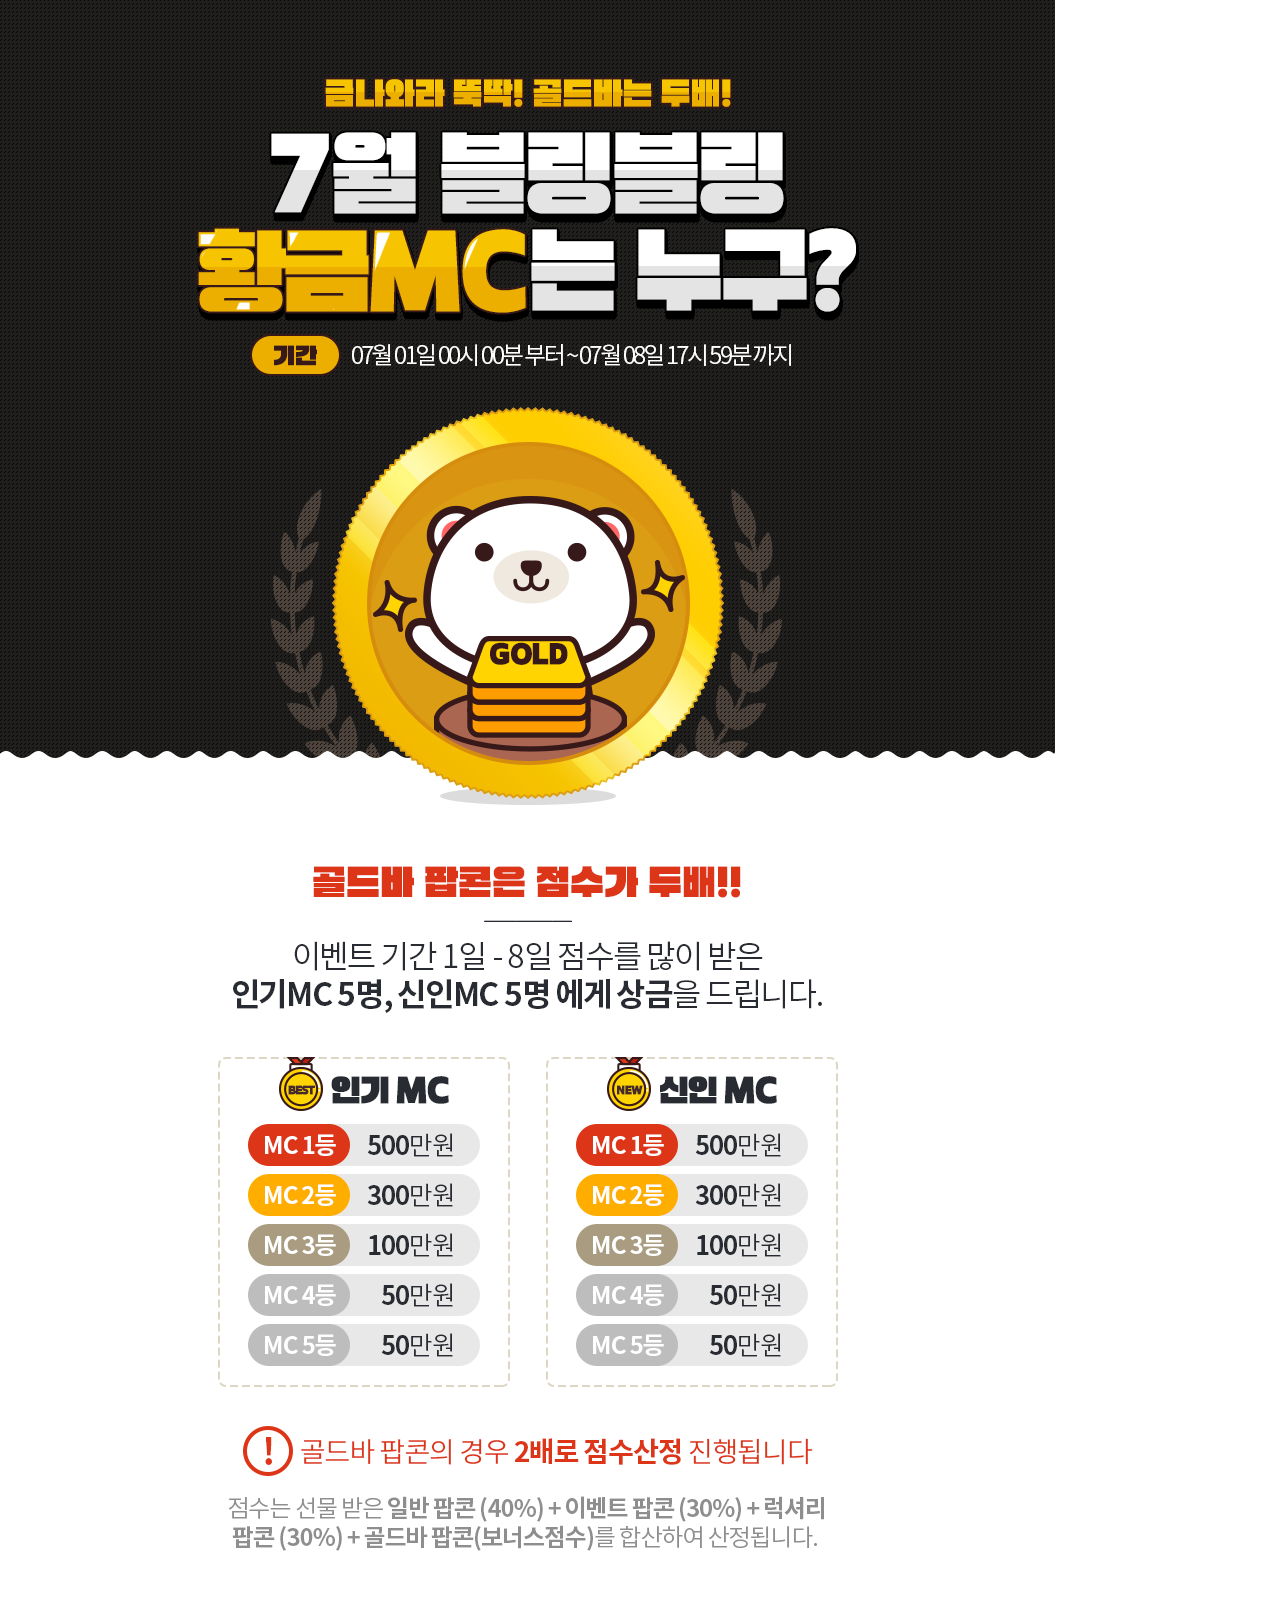
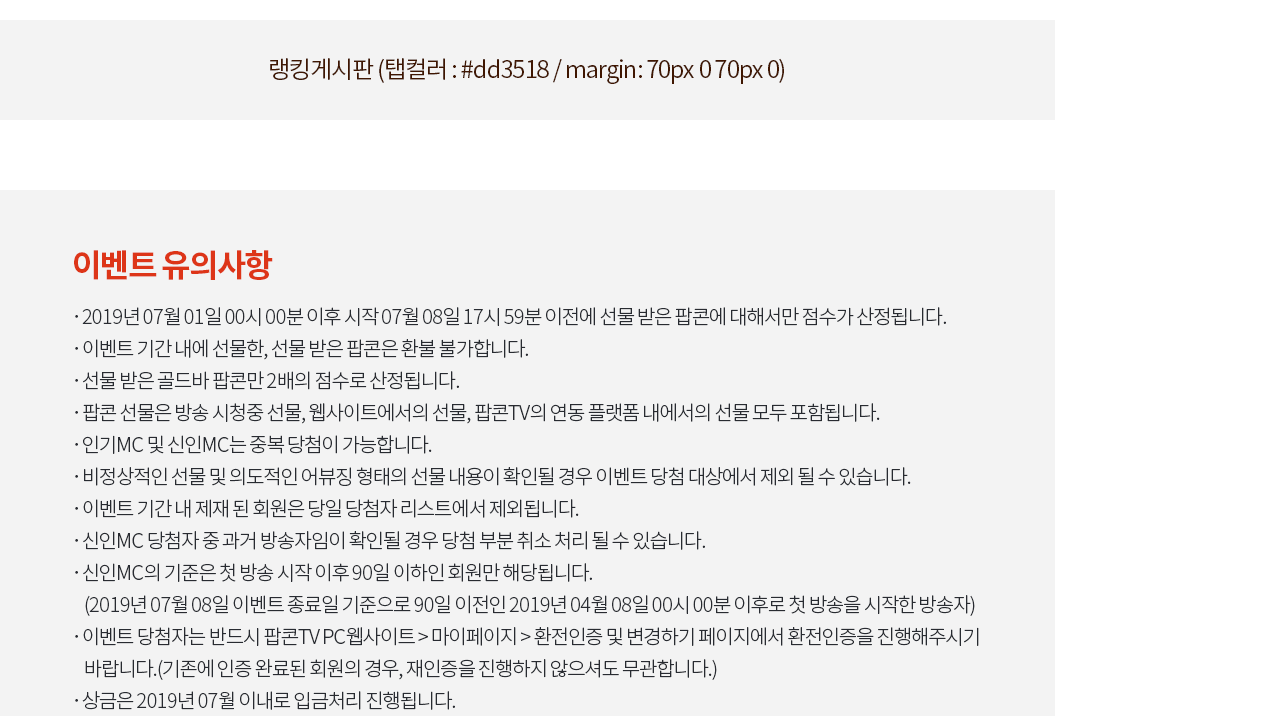
<file: index.html>
<!doctype html>
<html>
<head>
<meta charset="utf-8">
<title>팝콘이벤트 애니메이션</title>
<script type="text/javascript" src="img/jquery-2.1.0.min.js" ></script>
<script type="text/javascript">
$(".coin").ready(function(){
  $('.coin').animate({
	  top:450,
	  top:390
  },1000);
});
</script>
	
<style>
.coin {
  position:relative;
  top:450px;
  left:322px;
  width: 398px;
  height: 398px;
  margin: 0;
  background: url('img/coin_new.png') left center;
  background-size: auto 398px;
  animation: play 1s steps(18) ;
  animation-delay: 1.5s;
  animation-iteration-count: 3;	
}
	
@keyframes play {	
100% { background-position: -7164px; }	
}
		
body {
  background-image: url('img/bg.png');
  background-repeat: no-repeat;
  Width:1055px;
  Height:2300px;
}
</style>	
</head>

<body>
<div class="coin"></div>
</body>
</html>
</file>
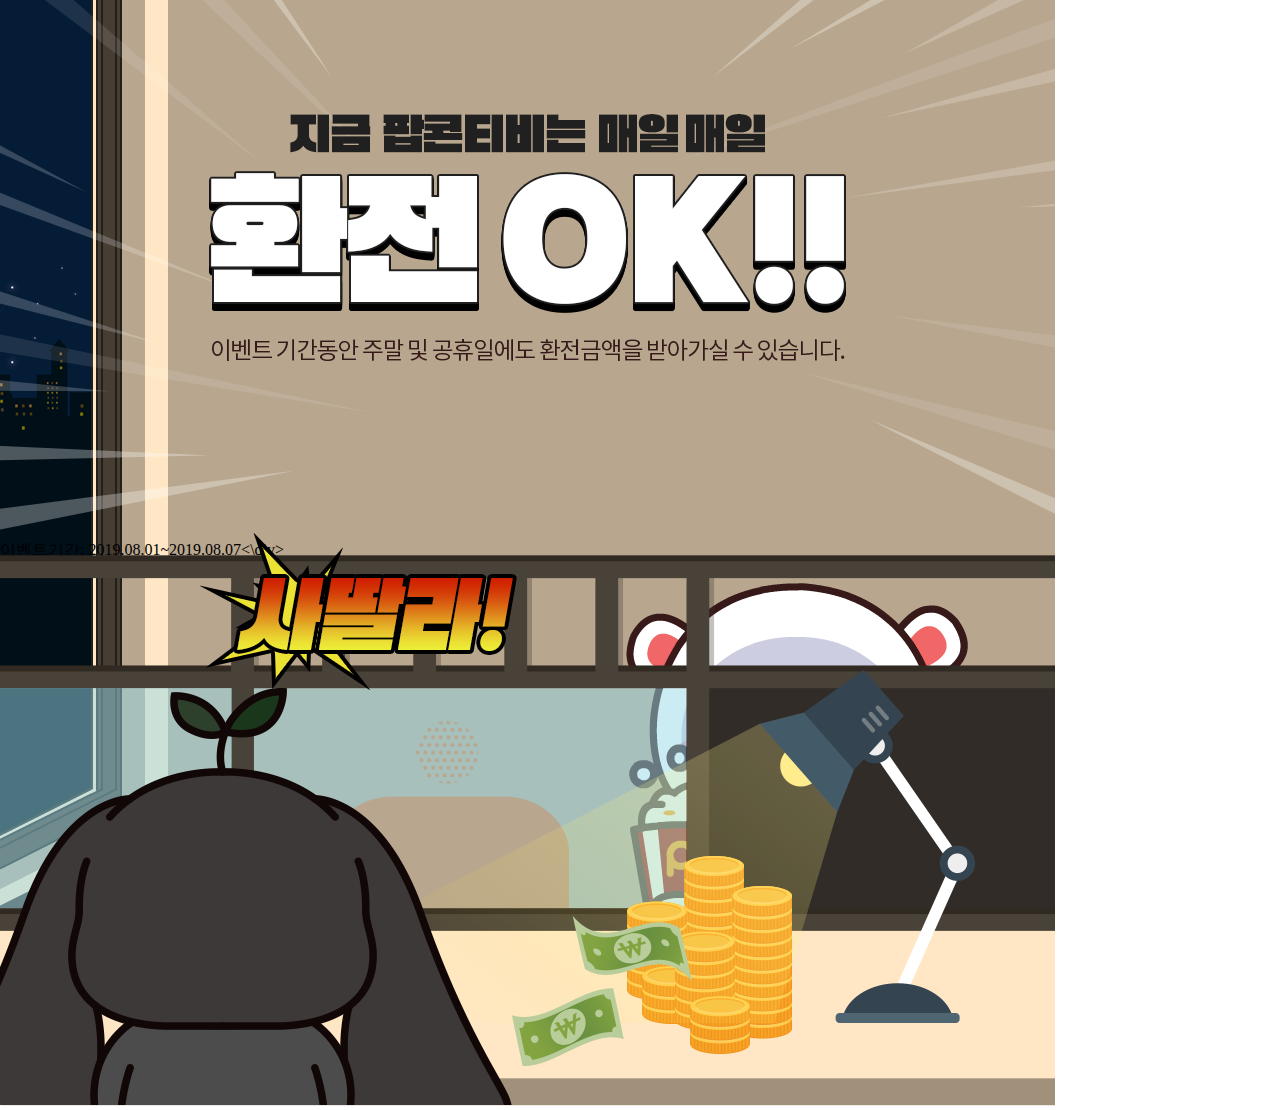
<file: default.html>
<!doctype html>
<html>
<head>
<meta charset="utf-8">
<title>팝콘이벤트 애니메이션</title>
<script type="text/javascript" src="https://code.jquery.com/jquery-3.4.1.min.js" ></script>
<script type="text/javascript">
$(".bear").ready(function(){
  $('.bear').animate({
	  left:710,
	  left:420
  },2000);
});

</script>
	
<style>
body{
margin:0px;
}

.back_stage {
width: 1055px;
height: 1018px;
background-image: url("img/bg_back.png");

}
	
.front {
position:absolute;
top:555px;
z-index:2

}
	
.bear{
position:relative;
top:583px;
left:710px;
z-index:1
width: 342px;
height: 383px;
background: url('img/img_bear.png');
background-repeat:no-repeat;
animation: bear 0.5s linear 1s infinite alternate;
}

@keyframes bear {
0%   {opacity: 1.0; top:583px;}
100% {opacity: 1.0; top:577px;}
}

.money{
position:relative;
top:150px;
left:200px;
z-index:2;
width: 317px;
height: 157px;
background: url('img/img_txt.png');
background-repeat:no-repeat;
animation: crescendo 0.8s alternate infinite ease-in;
}

.txt_area{
background-color:#000;
}
@keyframes crescendo {
  0%   {transform: scale(.8);}
  100% {transform: scale(1);}
}

</style>	
</head>

<body>
<div class="back_stage">
<div class="front"><img src="img/bg_front.png"></div>
<div class="bear"></div>
<div class="money"></div>
<div class=“txt_area>이벤트기간: 2019.08.01~2019.08.07<\div>
</div>
</body>
</html>
</file>
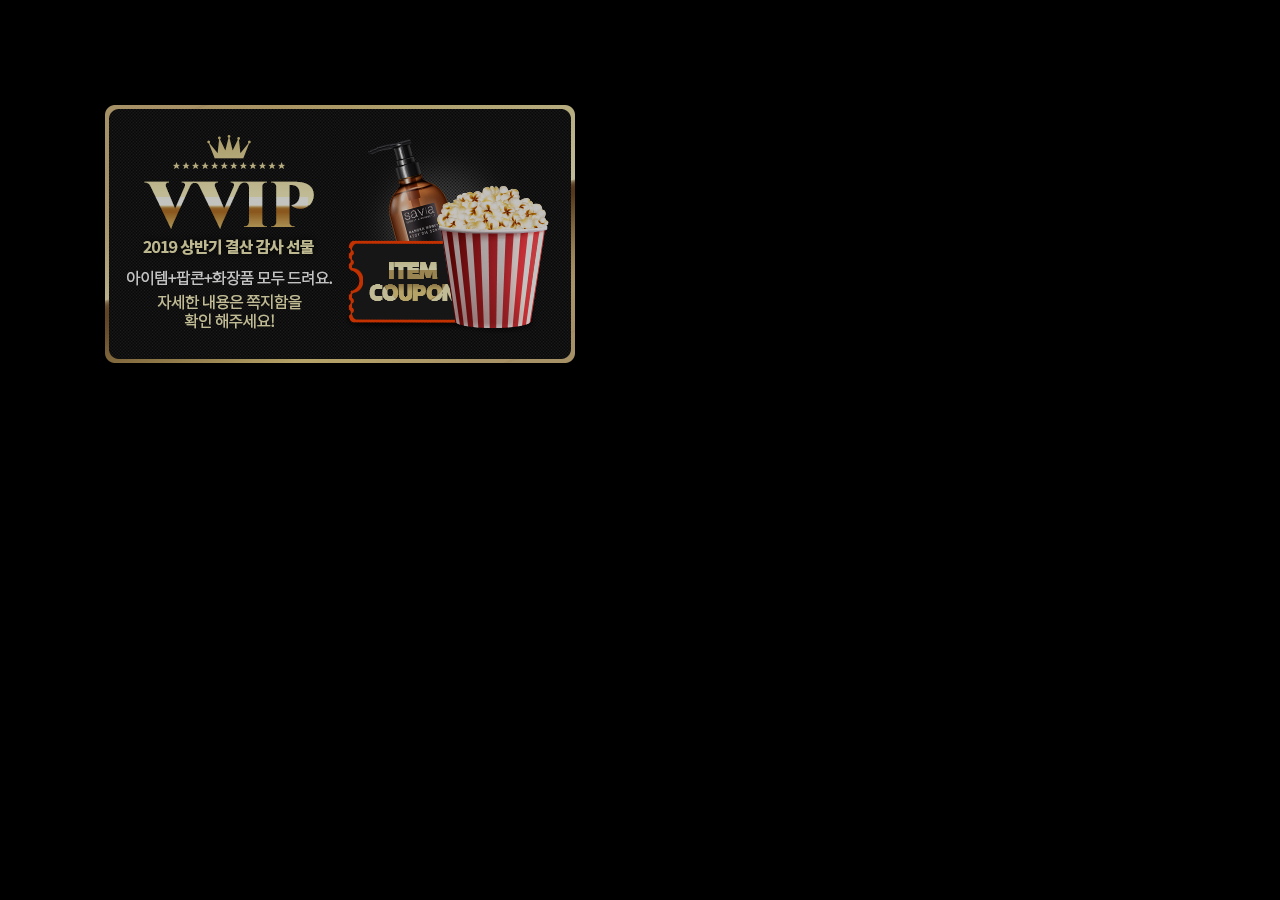
<file: popup.html>
<!doctype html>
<html>
<head>
<meta charset="utf-8">
<title>무제 문서</title>
<script type="text/javascript" src="img/jquery-2.1.0.min.js" ></script>
<script type="text/javascript">
$(".card").ready(function(){
	$('.card').animate({opacity:"0"},0);
	$('.card').animate({opacity:"1"},1000);
	$('.card').animate({top:"100",top:"150"},1500);
});
</script>	

<style>	
body { 
	width:100%;  
	height:100%;  
	background-color:#000000;
	text-align:center; 
	vertical-align:middle;  
	display:table-cell; 
	}

.card { 
	position:relative;
  	top:100px;
  	left:100px;
	width:480px;
	height:268px;
	}

</style>

</head>

<body>
<div class="card"><img src="img/vvip.png"></div>


</body>
</html>
</file>
